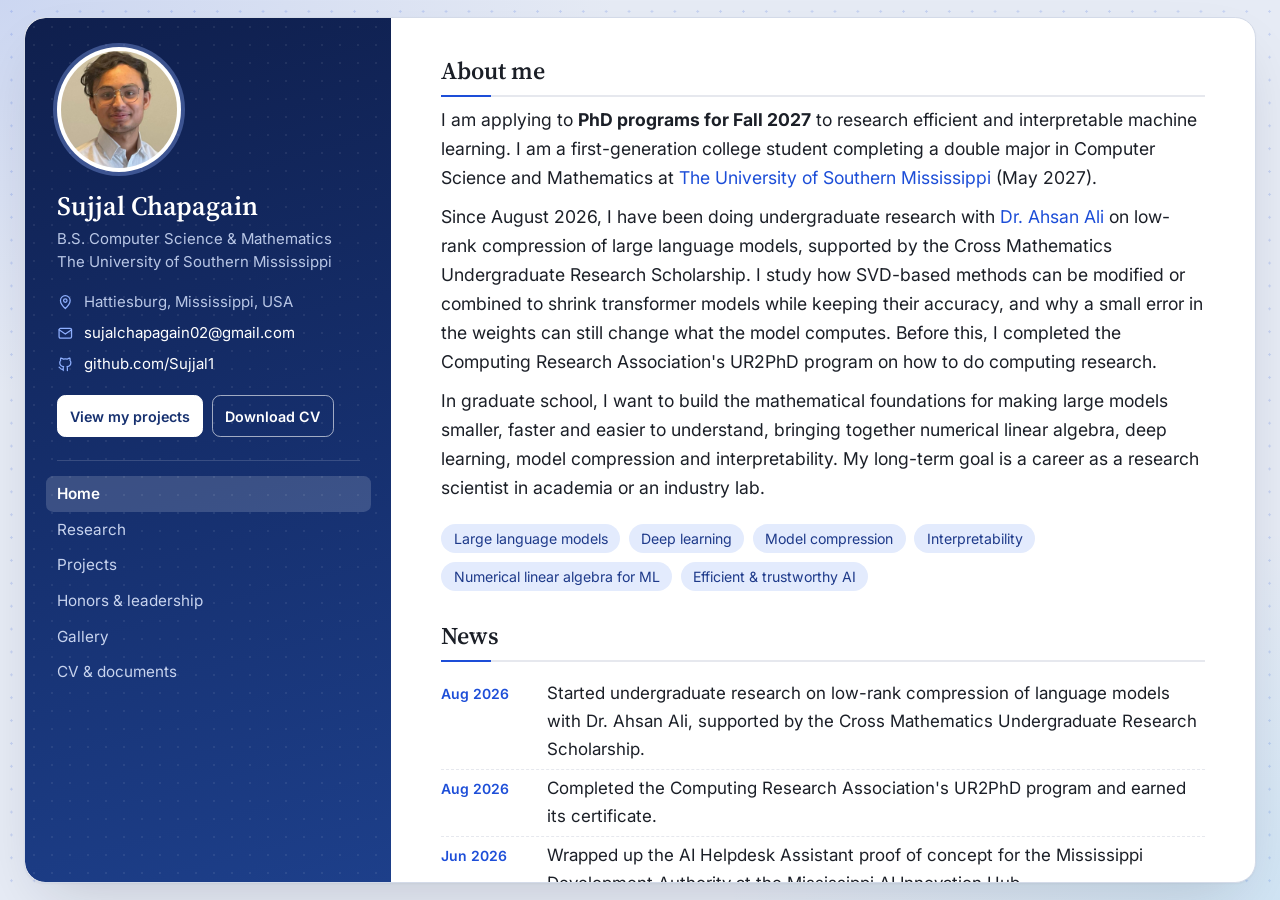
<file: index.html>
<!DOCTYPE html>
<html lang="en">
<head>
  <meta charset="utf-8">
  <meta name="viewport" content="width=device-width, initial-scale=1">
  <title>Sujjal Chapagain</title>
  <meta name="description" content="Sujjal Chapagain — Computer Science and Mathematics student at the University of Southern Mississippi. Research on low-rank compression of large language models; projects in AI, machine learning and software.">
  <meta property="og:title" content="Sujjal Chapagain">
  <meta property="og:description" content="CS & Math at USM · Efficient and interpretable AI · Projects, research and CV">
  <link rel="preconnect" href="https://fonts.googleapis.com">
  <link rel="preconnect" href="https://fonts.gstatic.com" crossorigin>
  <link href="https://fonts.googleapis.com/css2?family=Inter:wght@400;500;600&family=Source+Serif+4:opsz,wght@8..60,600&display=swap" rel="stylesheet">
  <link rel="stylesheet" href="assets/css/style.css">
  <link rel="icon" href="data:image/svg+xml,<svg xmlns='http://www.w3.org/2000/svg' viewBox='0 0 100 100'><text y='.9em' font-size='80' font-family='Georgia'>S</text></svg>">
</head>
<body class="home">
<div class="layout">

  <!-- SIDEBAR (same on every page: if you change it, change it in all five files) -->
  <aside class="sidebar">
   <div class="sidebar-inner">
    <img class="avatar" src="assets/img/profile.jpg" alt="Sujjal Chapagain">

    <h1>Sujjal Chapagain</h1>
    <p class="title">B.S. Computer Science &amp; Mathematics<br>The University of Southern Mississippi</p>

    <ul class="meta">
      <li><svg viewBox="0 0 24 24"><path d="M12 21s-7-6.2-7-11.5A7 7 0 0 1 19 9.5C19 14.8 12 21 12 21z"/><circle cx="12" cy="9.5" r="2.5"/></svg>Hattiesburg, Mississippi, USA</li>
      <li><svg viewBox="0 0 24 24"><rect x="3" y="5" width="18" height="14" rx="2"/><path d="m3 7 9 6 9-6"/></svg><a href="mailto:sujalchapagain02@gmail.com">sujalchapagain02@gmail.com</a></li>
      <li><svg viewBox="0 0 24 24"><path d="M9 19c-4.3 1.4-4.3-2.5-6-3m12 5v-3.5c0-1 .1-1.4-.5-2 2.8-.3 5.5-1.4 5.5-6a4.6 4.6 0 0 0-1.3-3.2 4.2 4.2 0 0 0-.1-3.2s-1.1-.3-3.5 1.3a12.3 12.3 0 0 0-6.2 0C6.5 2.8 5.4 3.1 5.4 3.1a4.2 4.2 0 0 0-.1 3.2A4.6 4.6 0 0 0 4 9.5c0 4.6 2.7 5.7 5.5 6-.6.6-.6 1.2-.5 2V21"/></svg><a href="https://github.com/Sujjal1">github.com/Sujjal1</a></li>
      <!-- LINKEDIN: uncomment and put in your profile URL
      <li><svg viewBox="0 0 24 24"><rect x="3" y="3" width="18" height="18" rx="2"/><path d="M8 10v7M8 7v.01M12 17v-4a2 2 0 0 1 4 0v4M12 10v7"/></svg><a href="https://www.linkedin.com/in/YOUR-PROFILE">LinkedIn</a></li>
      -->
    </ul>

    <div class="actions">
      <a class="btn" href="projects.html">View my projects</a>
      <a class="btn btn-outline" href="files/cv/Sujjal_Chapagain_CV.pdf">Download CV</a>
    </div>

    <nav class="toc" aria-label="Pages">
      <a href="index.html" class="active" aria-current="page">Home</a>
      <a href="research.html">Research</a>
      <a href="projects.html">Projects</a>
      <a href="honors.html">Honors &amp; leadership</a>
      <a href="gallery.html">Gallery</a>
      <a href="cv.html">CV &amp; documents</a>
    </nav>
   </div>
  </aside>

  <main>

    <section id="about">
      <h2>About me</h2>
      <p class="lead">I am applying to <strong>PhD programs for Fall 2027</strong> to research efficient and interpretable machine learning. I am a first-generation college student completing a double major in Computer Science and Mathematics at <a href="https://www.usm.edu/">The University of Southern Mississippi</a> (May 2027).</p>
      <p>Since August 2026, I have been doing undergraduate research with <a href="https://ahsanali-web.github.io">Dr. Ahsan Ali</a> on low-rank compression of large language models, supported by the Cross Mathematics Undergraduate Research Scholarship. I study how SVD-based methods can be modified or combined to shrink transformer models while keeping their accuracy, and why a small error in the weights can still change what the model computes. Before this, I completed the Computing Research Association's UR2PhD program on how to do computing research.</p>
      <p>In graduate school, I want to build the mathematical foundations for making large models smaller, faster and easier to understand, bringing together numerical linear algebra, deep learning, model compression and interpretability. My long-term goal is a career as a research scientist in academia or an industry lab.</p>
      <ul class="interests" aria-label="Research interests">
        <li>Large language models</li>
        <li>Deep learning</li>
        <li>Model compression</li>
        <li>Interpretability</li>
        <li>Numerical linear algebra for ML</li>
        <li>Efficient &amp; trustworthy AI</li>
      </ul>
    </section>

    <section id="news">
      <h2>News</h2>
      <ul class="news">
        <!-- Add new items at the top: <li><span class="date">Mon YYYY</span><span>What happened.</span></li> -->
        <li><span class="date">Aug 2026</span><span>Started undergraduate research on low-rank compression of language models with Dr. Ahsan Ali, supported by the Cross Mathematics Undergraduate Research Scholarship.</span></li>
        <li><span class="date">Aug 2026</span><span>Completed the Computing Research Association's UR2PhD program and earned its certificate.</span></li>
        <li><span class="date">Jun 2026</span><span>Wrapped up the AI Helpdesk Assistant proof of concept for the Mississippi Development Authority at the Mississippi AI Innovation Hub.</span></li>
      </ul>
    </section>

    <footer>© 2026 Sujjal Chapagain · Last updated November 2026</footer>
  </main>
</div>
</body>
</html>
</file>
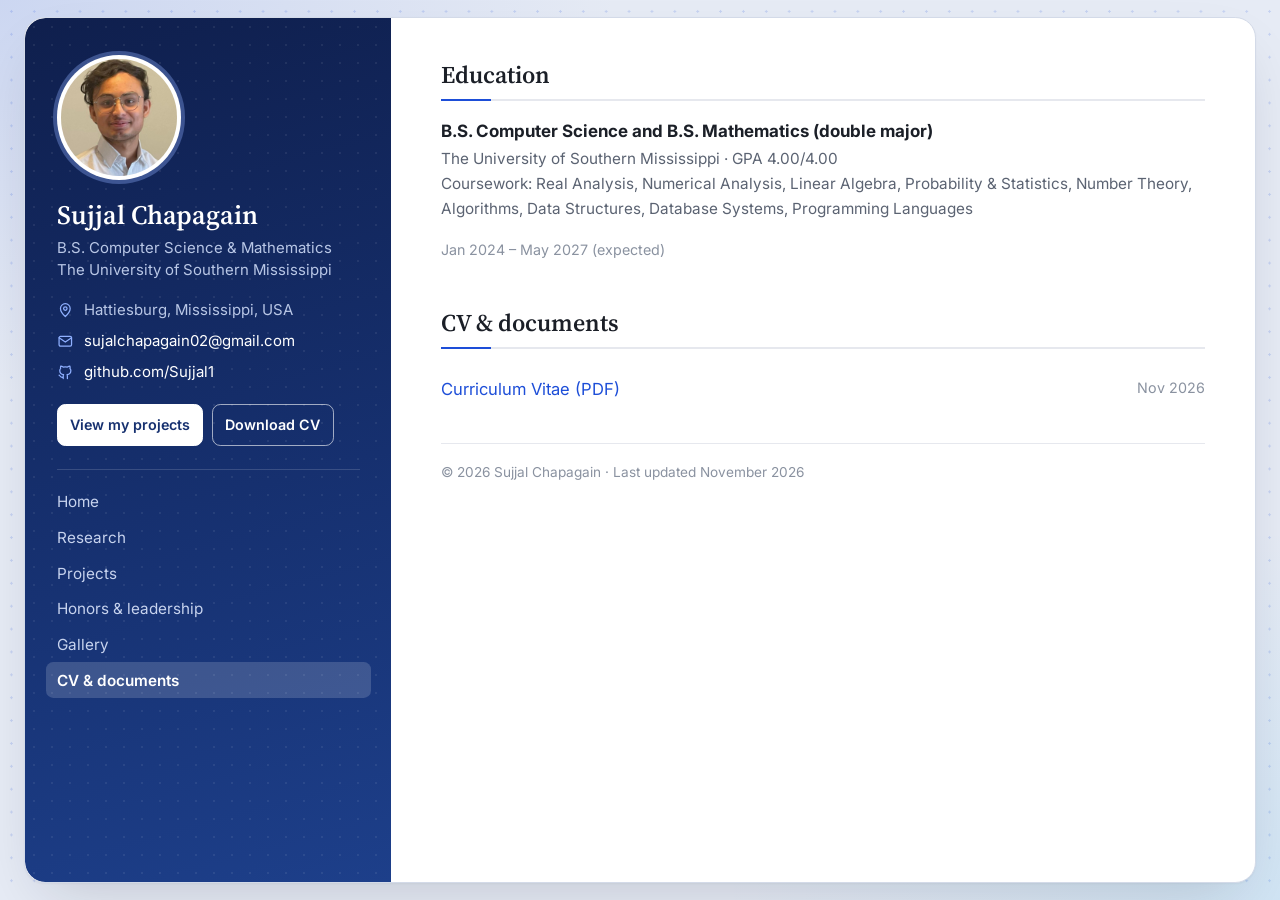
<file: cv.html>
<!DOCTYPE html>
<html lang="en">
<head>
  <meta charset="utf-8">
  <meta name="viewport" content="width=device-width, initial-scale=1">
  <title>CV · Sujjal Chapagain</title>
  <meta name="description" content="Sujjal Chapagain — Computer Science and Mathematics student at the University of Southern Mississippi. Research on low-rank compression of large language models; projects in AI, machine learning and software.">
  <meta property="og:title" content="Sujjal Chapagain">
  <meta property="og:description" content="CS & Math at USM · Efficient and interpretable AI · Projects, research and CV">
  <link rel="preconnect" href="https://fonts.googleapis.com">
  <link rel="preconnect" href="https://fonts.gstatic.com" crossorigin>
  <link href="https://fonts.googleapis.com/css2?family=Inter:wght@400;500;600&family=Source+Serif+4:opsz,wght@8..60,600&display=swap" rel="stylesheet">
  <link rel="stylesheet" href="assets/css/style.css">
  <link rel="icon" href="data:image/svg+xml,<svg xmlns='http://www.w3.org/2000/svg' viewBox='0 0 100 100'><text y='.9em' font-size='80' font-family='Georgia'>S</text></svg>">
</head>
<body>
<div class="layout">

  <!-- SIDEBAR (same on every page: if you change it, change it in all five files) -->
  <aside class="sidebar">
   <div class="sidebar-inner">
    <img class="avatar" src="assets/img/profile.jpg" alt="Sujjal Chapagain">

    <h1>Sujjal Chapagain</h1>
    <p class="title">B.S. Computer Science &amp; Mathematics<br>The University of Southern Mississippi</p>

    <ul class="meta">
      <li><svg viewBox="0 0 24 24"><path d="M12 21s-7-6.2-7-11.5A7 7 0 0 1 19 9.5C19 14.8 12 21 12 21z"/><circle cx="12" cy="9.5" r="2.5"/></svg>Hattiesburg, Mississippi, USA</li>
      <li><svg viewBox="0 0 24 24"><rect x="3" y="5" width="18" height="14" rx="2"/><path d="m3 7 9 6 9-6"/></svg><a href="mailto:sujalchapagain02@gmail.com">sujalchapagain02@gmail.com</a></li>
      <li><svg viewBox="0 0 24 24"><path d="M9 19c-4.3 1.4-4.3-2.5-6-3m12 5v-3.5c0-1 .1-1.4-.5-2 2.8-.3 5.5-1.4 5.5-6a4.6 4.6 0 0 0-1.3-3.2 4.2 4.2 0 0 0-.1-3.2s-1.1-.3-3.5 1.3a12.3 12.3 0 0 0-6.2 0C6.5 2.8 5.4 3.1 5.4 3.1a4.2 4.2 0 0 0-.1 3.2A4.6 4.6 0 0 0 4 9.5c0 4.6 2.7 5.7 5.5 6-.6.6-.6 1.2-.5 2V21"/></svg><a href="https://github.com/Sujjal1">github.com/Sujjal1</a></li>
      <!-- LINKEDIN: uncomment and put in your profile URL
      <li><svg viewBox="0 0 24 24"><rect x="3" y="3" width="18" height="18" rx="2"/><path d="M8 10v7M8 7v.01M12 17v-4a2 2 0 0 1 4 0v4M12 10v7"/></svg><a href="https://www.linkedin.com/in/YOUR-PROFILE">LinkedIn</a></li>
      -->
    </ul>

    <div class="actions">
      <a class="btn" href="projects.html">View my projects</a>
      <a class="btn btn-outline" href="files/cv/Sujjal_Chapagain_CV.pdf">Download CV</a>
    </div>

    <nav class="toc" aria-label="Pages">
      <a href="index.html">Home</a>
      <a href="research.html">Research</a>
      <a href="projects.html">Projects</a>
      <a href="honors.html">Honors &amp; leadership</a>
      <a href="gallery.html">Gallery</a>
      <a href="cv.html" class="active" aria-current="page">CV &amp; documents</a>
    </nav>
   </div>
  </aside>

  <main>

    <section id="education">
      <h2>Education</h2>
      <div class="edu">
        <div>
          <h3>B.S. Computer Science and B.S. Mathematics (double major)</h3>
          <div class="sub">The University of Southern Mississippi · GPA 4.00/4.00</div>
          <div class="sub">Coursework: Real Analysis, Numerical Analysis, Linear Algebra, Probability &amp; Statistics, Number Theory, Algorithms, Data Structures, Database Systems, Programming Languages</div>
        </div>
        <span class="when">Jan 2024 – May 2027 (expected)</span>
      </div>
    </section>

    <section id="documents">
      <h2>CV &amp; documents</h2>
      <ul class="files">
        <li><a href="files/cv/Sujjal_Chapagain_CV.pdf">Curriculum Vitae (PDF)</a><span class="when">Nov 2026</span></li>
        <!-- Add certificates, posters or slides: put the PDF in files/certificates/ (or files/other/), then copy this line:
        <li><a href="files/certificates/FILE-NAME.pdf">Title of document</a><span class="when">Mon YYYY</span></li>
        -->
      </ul>
    </section>

    <footer>© 2026 Sujjal Chapagain · Last updated November 2026</footer>
  </main>
</div>
</body>
</html>
</file>
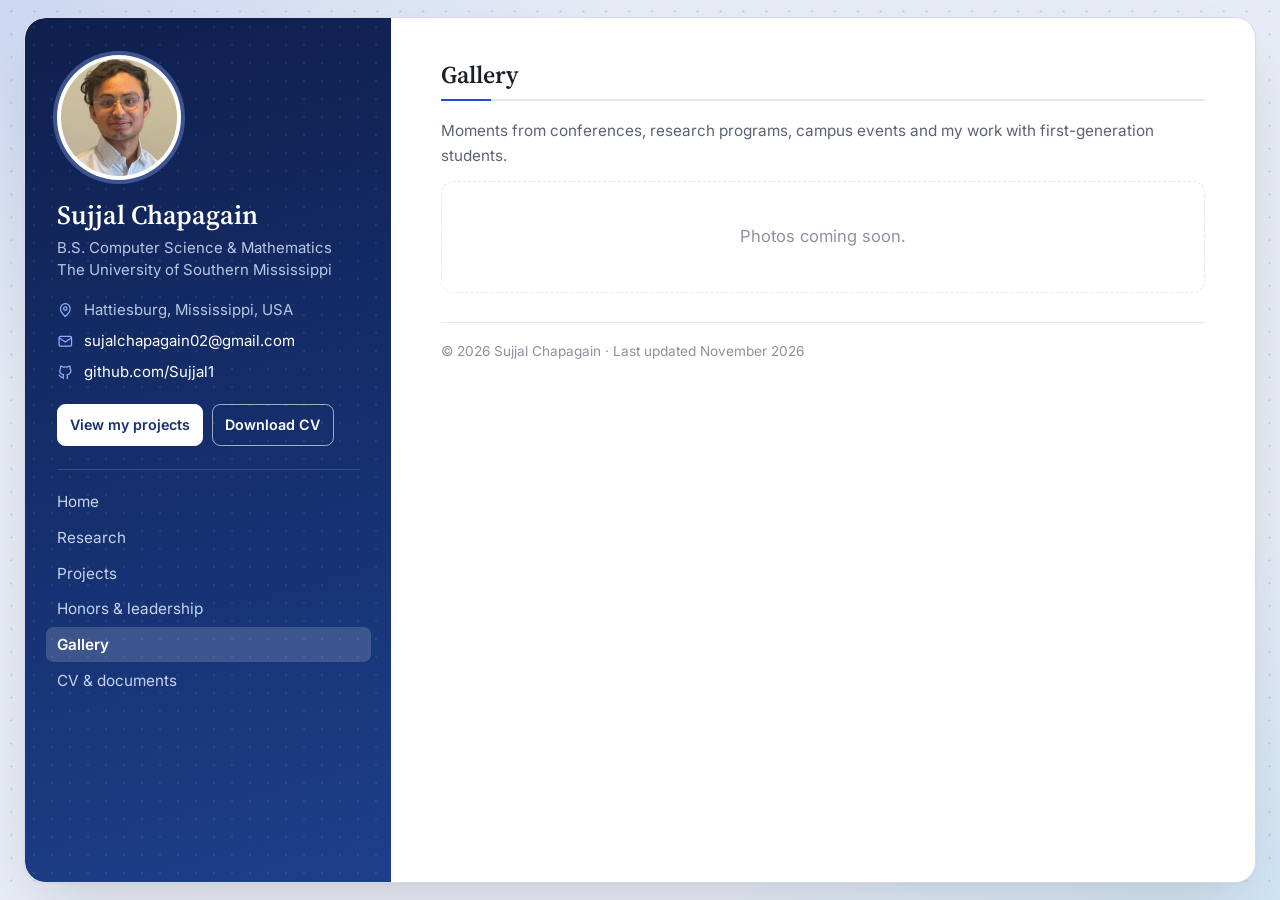
<file: gallery.html>
<!DOCTYPE html>
<html lang="en">
<head>
  <meta charset="utf-8">
  <meta name="viewport" content="width=device-width, initial-scale=1">
  <title>Gallery · Sujjal Chapagain</title>
  <meta name="description" content="Sujjal Chapagain — Computer Science and Mathematics student at the University of Southern Mississippi. Research on low-rank compression of large language models; projects in AI, machine learning and software.">
  <meta property="og:title" content="Sujjal Chapagain">
  <meta property="og:description" content="CS & Math at USM · Efficient and interpretable AI · Projects, research and CV">
  <link rel="preconnect" href="https://fonts.googleapis.com">
  <link rel="preconnect" href="https://fonts.gstatic.com" crossorigin>
  <link href="https://fonts.googleapis.com/css2?family=Inter:wght@400;500;600&family=Source+Serif+4:opsz,wght@8..60,600&display=swap" rel="stylesheet">
  <link rel="stylesheet" href="assets/css/style.css">
  <link rel="icon" href="data:image/svg+xml,<svg xmlns='http://www.w3.org/2000/svg' viewBox='0 0 100 100'><text y='.9em' font-size='80' font-family='Georgia'>S</text></svg>">
</head>
<body>
<div class="layout">

  <!-- SIDEBAR (same on every page: if you change it, change it in all five files) -->
  <aside class="sidebar">
   <div class="sidebar-inner">
    <img class="avatar" src="assets/img/profile.jpg" alt="Sujjal Chapagain">

    <h1>Sujjal Chapagain</h1>
    <p class="title">B.S. Computer Science &amp; Mathematics<br>The University of Southern Mississippi</p>

    <ul class="meta">
      <li><svg viewBox="0 0 24 24"><path d="M12 21s-7-6.2-7-11.5A7 7 0 0 1 19 9.5C19 14.8 12 21 12 21z"/><circle cx="12" cy="9.5" r="2.5"/></svg>Hattiesburg, Mississippi, USA</li>
      <li><svg viewBox="0 0 24 24"><rect x="3" y="5" width="18" height="14" rx="2"/><path d="m3 7 9 6 9-6"/></svg><a href="mailto:sujalchapagain02@gmail.com">sujalchapagain02@gmail.com</a></li>
      <li><svg viewBox="0 0 24 24"><path d="M9 19c-4.3 1.4-4.3-2.5-6-3m12 5v-3.5c0-1 .1-1.4-.5-2 2.8-.3 5.5-1.4 5.5-6a4.6 4.6 0 0 0-1.3-3.2 4.2 4.2 0 0 0-.1-3.2s-1.1-.3-3.5 1.3a12.3 12.3 0 0 0-6.2 0C6.5 2.8 5.4 3.1 5.4 3.1a4.2 4.2 0 0 0-.1 3.2A4.6 4.6 0 0 0 4 9.5c0 4.6 2.7 5.7 5.5 6-.6.6-.6 1.2-.5 2V21"/></svg><a href="https://github.com/Sujjal1">github.com/Sujjal1</a></li>
      <!-- LINKEDIN: uncomment and put in your profile URL
      <li><svg viewBox="0 0 24 24"><rect x="3" y="3" width="18" height="18" rx="2"/><path d="M8 10v7M8 7v.01M12 17v-4a2 2 0 0 1 4 0v4M12 10v7"/></svg><a href="https://www.linkedin.com/in/YOUR-PROFILE">LinkedIn</a></li>
      -->
    </ul>

    <div class="actions">
      <a class="btn" href="projects.html">View my projects</a>
      <a class="btn btn-outline" href="files/cv/Sujjal_Chapagain_CV.pdf">Download CV</a>
    </div>

    <nav class="toc" aria-label="Pages">
      <a href="index.html">Home</a>
      <a href="research.html">Research</a>
      <a href="projects.html">Projects</a>
      <a href="honors.html">Honors &amp; leadership</a>
      <a href="gallery.html" class="active" aria-current="page">Gallery</a>
      <a href="cv.html">CV &amp; documents</a>
    </nav>
   </div>
  </aside>

  <main>

    <section id="gallery">
      <h2>Gallery</h2>
      <p class="sub">Moments from conferences, research programs, campus events and my work with first-generation students.</p>

      <!--
        HOW TO ADD A PHOTO
        1. Put the photo in assets/img/gallery/  (e.g. firstgen-welcome-2025.jpg). JPG under ~500 KB is best.
        2. Copy one <figure> block below into the right group and change the file name, title and date.
        3. Groups with no photos are hidden automatically. To add a new group, copy a whole <div class="gallery-group"> block.

        <figure class="photo">
          <a href="assets/img/gallery/FILE-NAME.jpg"><img src="assets/img/gallery/FILE-NAME.jpg" alt="Short description of the photo" loading="lazy"></a>
          <figcaption><strong>Title of the event</strong><span>Mon YYYY · Place</span></figcaption>
        </figure>
      -->

      <div class="gallery-group">
        <p class="group-label">Conferences &amp; research programs</p>
        <div class="gallery">
          <!-- add <figure> blocks here -->
        </div>
      </div>

      <div class="gallery-group">
        <p class="group-label">First-Generation Student Society</p>
        <div class="gallery">
          <!-- add <figure> blocks here -->
        </div>
      </div>

      <div class="gallery-group">
        <p class="group-label">Campus &amp; community</p>
        <div class="gallery">
          <!-- add <figure> blocks here -->
        </div>
      </div>

      <p class="gallery-empty">Photos coming soon.</p>
    </section>

    <footer>© 2026 Sujjal Chapagain · Last updated November 2026</footer>
  </main>
</div>
</body>
</html>
</file>
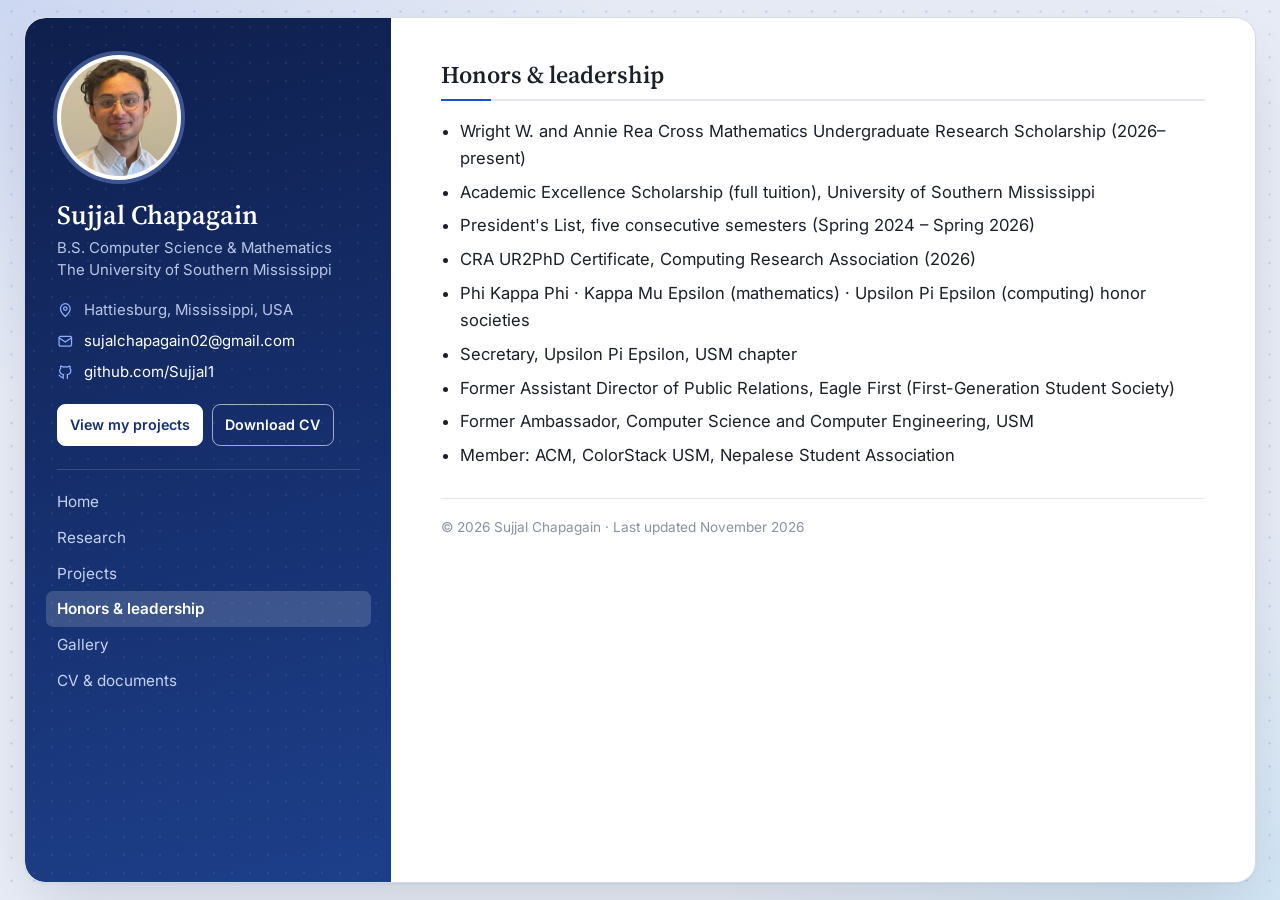
<file: honors.html>
<!DOCTYPE html>
<html lang="en">
<head>
  <meta charset="utf-8">
  <meta name="viewport" content="width=device-width, initial-scale=1">
  <title>Honors · Sujjal Chapagain</title>
  <meta name="description" content="Sujjal Chapagain — Computer Science and Mathematics student at the University of Southern Mississippi. Research on low-rank compression of large language models; projects in AI, machine learning and software.">
  <meta property="og:title" content="Sujjal Chapagain">
  <meta property="og:description" content="CS & Math at USM · Efficient and interpretable AI · Projects, research and CV">
  <link rel="preconnect" href="https://fonts.googleapis.com">
  <link rel="preconnect" href="https://fonts.gstatic.com" crossorigin>
  <link href="https://fonts.googleapis.com/css2?family=Inter:wght@400;500;600&family=Source+Serif+4:opsz,wght@8..60,600&display=swap" rel="stylesheet">
  <link rel="stylesheet" href="assets/css/style.css">
  <link rel="icon" href="data:image/svg+xml,<svg xmlns='http://www.w3.org/2000/svg' viewBox='0 0 100 100'><text y='.9em' font-size='80' font-family='Georgia'>S</text></svg>">
</head>
<body>
<div class="layout">

  <!-- SIDEBAR (same on every page: if you change it, change it in all five files) -->
  <aside class="sidebar">
   <div class="sidebar-inner">
    <img class="avatar" src="assets/img/profile.jpg" alt="Sujjal Chapagain">

    <h1>Sujjal Chapagain</h1>
    <p class="title">B.S. Computer Science &amp; Mathematics<br>The University of Southern Mississippi</p>

    <ul class="meta">
      <li><svg viewBox="0 0 24 24"><path d="M12 21s-7-6.2-7-11.5A7 7 0 0 1 19 9.5C19 14.8 12 21 12 21z"/><circle cx="12" cy="9.5" r="2.5"/></svg>Hattiesburg, Mississippi, USA</li>
      <li><svg viewBox="0 0 24 24"><rect x="3" y="5" width="18" height="14" rx="2"/><path d="m3 7 9 6 9-6"/></svg><a href="mailto:sujalchapagain02@gmail.com">sujalchapagain02@gmail.com</a></li>
      <li><svg viewBox="0 0 24 24"><path d="M9 19c-4.3 1.4-4.3-2.5-6-3m12 5v-3.5c0-1 .1-1.4-.5-2 2.8-.3 5.5-1.4 5.5-6a4.6 4.6 0 0 0-1.3-3.2 4.2 4.2 0 0 0-.1-3.2s-1.1-.3-3.5 1.3a12.3 12.3 0 0 0-6.2 0C6.5 2.8 5.4 3.1 5.4 3.1a4.2 4.2 0 0 0-.1 3.2A4.6 4.6 0 0 0 4 9.5c0 4.6 2.7 5.7 5.5 6-.6.6-.6 1.2-.5 2V21"/></svg><a href="https://github.com/Sujjal1">github.com/Sujjal1</a></li>
      <!-- LINKEDIN: uncomment and put in your profile URL
      <li><svg viewBox="0 0 24 24"><rect x="3" y="3" width="18" height="18" rx="2"/><path d="M8 10v7M8 7v.01M12 17v-4a2 2 0 0 1 4 0v4M12 10v7"/></svg><a href="https://www.linkedin.com/in/YOUR-PROFILE">LinkedIn</a></li>
      -->
    </ul>

    <div class="actions">
      <a class="btn" href="projects.html">View my projects</a>
      <a class="btn btn-outline" href="files/cv/Sujjal_Chapagain_CV.pdf">Download CV</a>
    </div>

    <nav class="toc" aria-label="Pages">
      <a href="index.html">Home</a>
      <a href="research.html">Research</a>
      <a href="projects.html">Projects</a>
      <a href="honors.html" class="active" aria-current="page">Honors &amp; leadership</a>
      <a href="gallery.html">Gallery</a>
      <a href="cv.html">CV &amp; documents</a>
    </nav>
   </div>
  </aside>

  <main>

    <section id="honors">
      <h2>Honors &amp; leadership</h2>
      <ul class="plain">
        <li>Wright W. and Annie Rea Cross Mathematics Undergraduate Research Scholarship (2026–present)</li>
        <li>Academic Excellence Scholarship (full tuition), University of Southern Mississippi</li>
        <li>President's List, five consecutive semesters (Spring 2024 – Spring 2026)</li>
        <li>CRA UR2PhD Certificate, Computing Research Association (2026)</li>
        <li>Phi Kappa Phi · Kappa Mu Epsilon (mathematics) · Upsilon Pi Epsilon (computing) honor societies</li>
        <li>Secretary, Upsilon Pi Epsilon, USM chapter</li>
        <li>Former Assistant Director of Public Relations, Eagle First (First-Generation Student Society)</li>
        <li>Former Ambassador, Computer Science and Computer Engineering, USM</li>
        <li>Member: ACM, ColorStack USM, Nepalese Student Association</li>
      </ul>
    </section>

    <footer>© 2026 Sujjal Chapagain · Last updated November 2026</footer>
  </main>
</div>
</body>
</html>
</file>
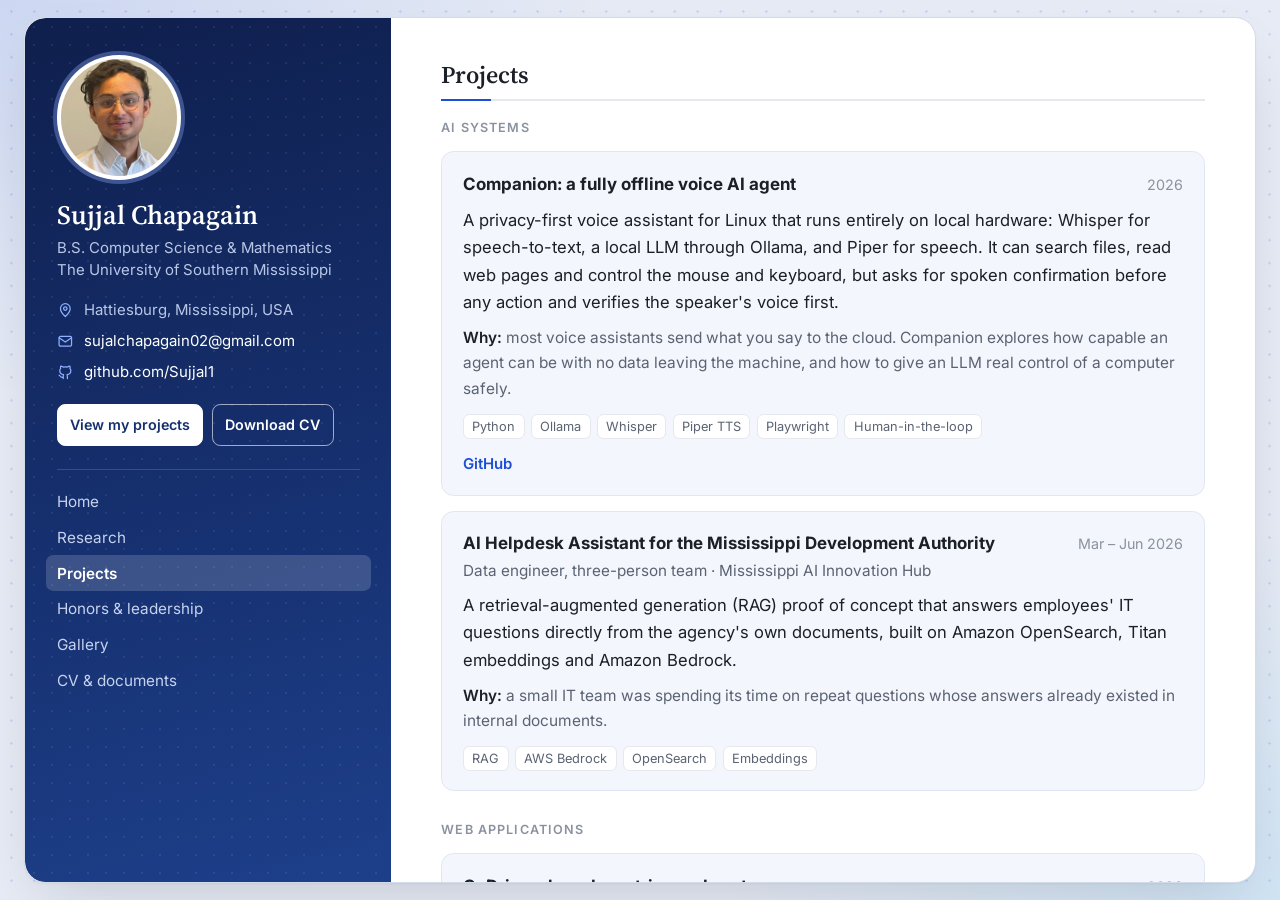
<file: projects.html>
<!DOCTYPE html>
<html lang="en">
<head>
  <meta charset="utf-8">
  <meta name="viewport" content="width=device-width, initial-scale=1">
  <title>Projects · Sujjal Chapagain</title>
  <meta name="description" content="Sujjal Chapagain — Computer Science and Mathematics student at the University of Southern Mississippi. Research on low-rank compression of large language models; projects in AI, machine learning and software.">
  <meta property="og:title" content="Sujjal Chapagain">
  <meta property="og:description" content="CS & Math at USM · Efficient and interpretable AI · Projects, research and CV">
  <link rel="preconnect" href="https://fonts.googleapis.com">
  <link rel="preconnect" href="https://fonts.gstatic.com" crossorigin>
  <link href="https://fonts.googleapis.com/css2?family=Inter:wght@400;500;600&family=Source+Serif+4:opsz,wght@8..60,600&display=swap" rel="stylesheet">
  <link rel="stylesheet" href="assets/css/style.css">
  <link rel="icon" href="data:image/svg+xml,<svg xmlns='http://www.w3.org/2000/svg' viewBox='0 0 100 100'><text y='.9em' font-size='80' font-family='Georgia'>S</text></svg>">
</head>
<body>
<div class="layout">

  <!-- SIDEBAR (same on every page: if you change it, change it in all five files) -->
  <aside class="sidebar">
   <div class="sidebar-inner">
    <img class="avatar" src="assets/img/profile.jpg" alt="Sujjal Chapagain">

    <h1>Sujjal Chapagain</h1>
    <p class="title">B.S. Computer Science &amp; Mathematics<br>The University of Southern Mississippi</p>

    <ul class="meta">
      <li><svg viewBox="0 0 24 24"><path d="M12 21s-7-6.2-7-11.5A7 7 0 0 1 19 9.5C19 14.8 12 21 12 21z"/><circle cx="12" cy="9.5" r="2.5"/></svg>Hattiesburg, Mississippi, USA</li>
      <li><svg viewBox="0 0 24 24"><rect x="3" y="5" width="18" height="14" rx="2"/><path d="m3 7 9 6 9-6"/></svg><a href="mailto:sujalchapagain02@gmail.com">sujalchapagain02@gmail.com</a></li>
      <li><svg viewBox="0 0 24 24"><path d="M9 19c-4.3 1.4-4.3-2.5-6-3m12 5v-3.5c0-1 .1-1.4-.5-2 2.8-.3 5.5-1.4 5.5-6a4.6 4.6 0 0 0-1.3-3.2 4.2 4.2 0 0 0-.1-3.2s-1.1-.3-3.5 1.3a12.3 12.3 0 0 0-6.2 0C6.5 2.8 5.4 3.1 5.4 3.1a4.2 4.2 0 0 0-.1 3.2A4.6 4.6 0 0 0 4 9.5c0 4.6 2.7 5.7 5.5 6-.6.6-.6 1.2-.5 2V21"/></svg><a href="https://github.com/Sujjal1">github.com/Sujjal1</a></li>
      <!-- LINKEDIN: uncomment and put in your profile URL
      <li><svg viewBox="0 0 24 24"><rect x="3" y="3" width="18" height="18" rx="2"/><path d="M8 10v7M8 7v.01M12 17v-4a2 2 0 0 1 4 0v4M12 10v7"/></svg><a href="https://www.linkedin.com/in/YOUR-PROFILE">LinkedIn</a></li>
      -->
    </ul>

    <div class="actions">
      <a class="btn" href="projects.html">View my projects</a>
      <a class="btn btn-outline" href="files/cv/Sujjal_Chapagain_CV.pdf">Download CV</a>
    </div>

    <nav class="toc" aria-label="Pages">
      <a href="index.html">Home</a>
      <a href="research.html">Research</a>
      <a href="projects.html" class="active" aria-current="page">Projects</a>
      <a href="honors.html">Honors &amp; leadership</a>
      <a href="gallery.html">Gallery</a>
      <a href="cv.html">CV &amp; documents</a>
    </nav>
   </div>
  </aside>

  <main>

    <section id="projects">
      <h2>Projects</h2>

      <!-- TO ADD A PROJECT: copy one <article class="card"> ... </article> block and edit it. -->

      <p class="group-label">AI systems</p>

      <article class="card">
        <div class="card-head"><h3>Companion: a fully offline voice AI agent</h3><span class="when">2026</span></div>
        <p>A privacy-first voice assistant for Linux that runs entirely on local hardware: Whisper for speech-to-text, a local LLM through Ollama, and Piper for speech. It can search files, read web pages and control the mouse and keyboard, but asks for spoken confirmation before any action and verifies the speaker's voice first.</p>
        <p class="why"><strong>Why:</strong> most voice assistants send what you say to the cloud. Companion explores how capable an agent can be with no data leaving the machine, and how to give an LLM real control of a computer safely.</p>
        <div class="tags"><span>Python</span><span>Ollama</span><span>Whisper</span><span>Piper TTS</span><span>Playwright</span><span>Human-in-the-loop</span></div>
        <div class="links"><a href="https://github.com/Sujjal1/Project-Companion">GitHub</a></div>
      </article>

      <article class="card">
        <div class="card-head"><h3>AI Helpdesk Assistant for the Mississippi Development Authority</h3><span class="when">Mar – Jun 2026</span></div>
        <div class="sub">Data engineer, three-person team · Mississippi AI Innovation Hub</div>
        <p>A retrieval-augmented generation (RAG) proof of concept that answers employees' IT questions directly from the agency's own documents, built on Amazon OpenSearch, Titan embeddings and Amazon Bedrock.</p>
        <p class="why"><strong>Why:</strong> a small IT team was spending its time on repeat questions whose answers already existed in internal documents.</p>
        <div class="tags"><span>RAG</span><span>AWS Bedrock</span><span>OpenSearch</span><span>Embeddings</span></div>
      </article>

      <p class="group-label">Web applications</p>

      <article class="card">
        <div class="card-head"><h3>CoDrive: shared-car trips and costs</h3><span class="when">2026</span></div>
        <p>A web app for people who share a car: record trips by odometer, split estimated fuel costs among riders, log expenses and payments, and see who owes what. It includes Google Maps routes, invitation codes for co-owners, and Gemini-powered reading of odometer photos and fuel receipts.</p>
        <p class="why"><strong>Why:</strong> splitting the cost of a shared car fairly is surprisingly messy without a record of who drove, how far and who paid.</p>
        <div class="tags"><span>React</span><span>FastAPI</span><span>PostgreSQL</span><span>Google Maps</span><span>Gemini</span><span>Render</span></div>
        <div class="links"><a href="https://codrive-sujjal.onrender.com/">Live app</a><a href="https://github.com/Sujjal1/trip_planner">GitHub</a></div>
      </article>

      <article class="card">
        <div class="card-head"><h3>ProjectGrad: graduate application workspace</h3><span class="when">2026</span></div>
        <p>A workspace for planning PhD applications, organized like a file manager: universities → professors → emails, research, notes, tasks and sources. Every research claim carries its source link, and deadlines, rankings and funding notes live per program. It also exposes MCP tools so an AI assistant can read and update the workspace.</p>
        <p class="why"><strong>Why:</strong> applying to PhD programs means tracking dozens of professors, deadlines and funding rules, each of which needs a source you can check later.</p>
        <div class="tags"><span>Next.js</span><span>TypeScript</span><span>Cloudflare Workers</span><span>D1 / Drizzle</span><span>MCP</span></div>
        <div class="links"><a href="https://github.com/Sujjal1/goGrad">GitHub</a></div>
      </article>


      <p class="group-label">Data science</p>

      <article class="card">
        <div class="card-head"><h3>Electricity demand forecasting</h3><span class="when">2026</span></div>
        <div class="sub">AI4ALL team project (Group 11A)</div>
        <p>Forecasting electricity demand one day, one week and one month ahead from U.S. Energy Information Administration data merged with weather and lagged-demand features. We compared linear regression, Random Forest and XGBoost, and served the results in a Streamlit dashboard.</p>
        <p class="why"><strong>Why:</strong> grid operators need to know demand ahead of time to balance supply, especially as more power comes from weather-dependent solar and wind.</p>
        <div class="tags"><span>pandas</span><span>scikit-learn</span><span>XGBoost</span><span>Streamlit</span></div>
        <div class="links"><a href="https://github.com/IreneGallini/AI4ALL-Group-11A">GitHub</a></div>
      </article>
    </section>

    <section id="ml">
      <h2>Machine learning practice</h2>
      <p class="sub" style="margin-top:-6px">Smaller projects where I implement core methods myself to understand the math behind them.</p>

      <article class="card">
        <div class="card-head"><h3>Insurance cost prediction with linear regression from scratch</h3><span class="when">2026</span></div>
        <p>Predicted medical insurance charges from age and BMI using multivariate linear regression written in NumPy, with my own cost function, gradients and gradient descent rather than a library. After removing outliers with the IQR rule, the model reached R² ≈ 0.86 on non-smokers.</p>
        <div class="tags"><span>NumPy</span><span>Gradient descent</span><span>Linear regression</span></div>
        <!-- <div class="links"><a href="https://github.com/Sujjal1/REPO">GitHub</a></div> -->
      </article>

      <article class="card">
        <div class="card-head"><h3>Crop yield analysis</h3><span class="when">2026</span></div>
        <p>Explored how temperature, rainfall, soil pH, fertilizer and planting density relate to rice yield, using correlation analysis and linear regression in scikit-learn.</p>
        <div class="tags"><span>pandas</span><span>scikit-learn</span><span>EDA</span></div>
        <!-- <div class="links"><a href="https://github.com/Sujjal1/REPO">GitHub</a></div> -->
      </article>

      <article class="card">
        <div class="card-head"><h3>Tumor diagnosis with logistic regression</h3><span class="when">In progress</span></div>
        <p>Classifying tumors as malignant or benign from diagnostic measurements, building logistic regression step by step.</p>
        <div class="tags"><span>NumPy</span><span>Logistic regression</span><span>Classification</span></div>
      </article>
    </section>

    <footer>© 2026 Sujjal Chapagain · Last updated November 2026</footer>
  </main>
</div>
</body>
</html>
</file>
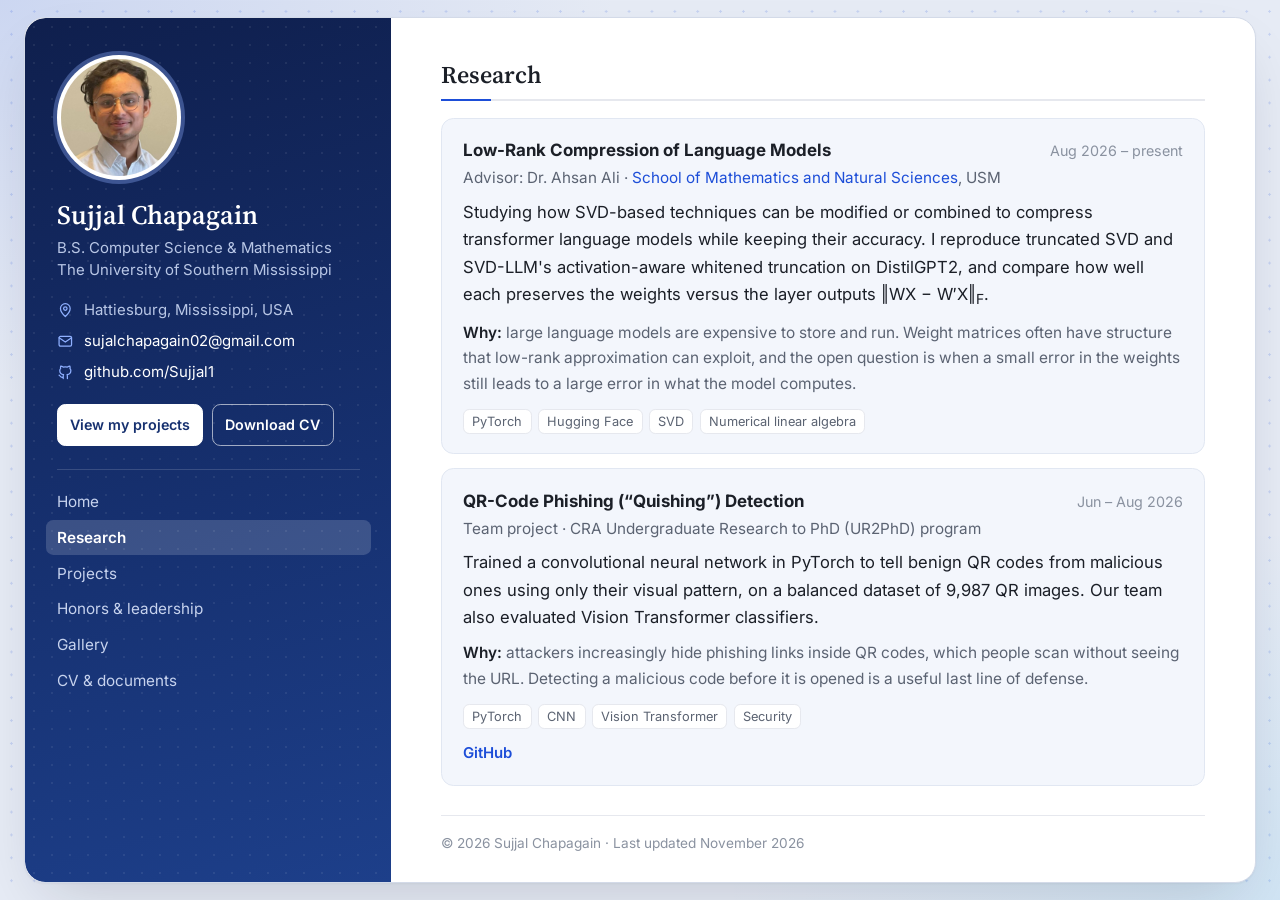
<file: research.html>
<!DOCTYPE html>
<html lang="en">
<head>
  <meta charset="utf-8">
  <meta name="viewport" content="width=device-width, initial-scale=1">
  <title>Research · Sujjal Chapagain</title>
  <meta name="description" content="Sujjal Chapagain — Computer Science and Mathematics student at the University of Southern Mississippi. Research on low-rank compression of large language models; projects in AI, machine learning and software.">
  <meta property="og:title" content="Sujjal Chapagain">
  <meta property="og:description" content="CS & Math at USM · Efficient and interpretable AI · Projects, research and CV">
  <link rel="preconnect" href="https://fonts.googleapis.com">
  <link rel="preconnect" href="https://fonts.gstatic.com" crossorigin>
  <link href="https://fonts.googleapis.com/css2?family=Inter:wght@400;500;600&family=Source+Serif+4:opsz,wght@8..60,600&display=swap" rel="stylesheet">
  <link rel="stylesheet" href="assets/css/style.css">
  <link rel="icon" href="data:image/svg+xml,<svg xmlns='http://www.w3.org/2000/svg' viewBox='0 0 100 100'><text y='.9em' font-size='80' font-family='Georgia'>S</text></svg>">
</head>
<body>
<div class="layout">

  <!-- SIDEBAR (same on every page: if you change it, change it in all five files) -->
  <aside class="sidebar">
   <div class="sidebar-inner">
    <img class="avatar" src="assets/img/profile.jpg" alt="Sujjal Chapagain">

    <h1>Sujjal Chapagain</h1>
    <p class="title">B.S. Computer Science &amp; Mathematics<br>The University of Southern Mississippi</p>

    <ul class="meta">
      <li><svg viewBox="0 0 24 24"><path d="M12 21s-7-6.2-7-11.5A7 7 0 0 1 19 9.5C19 14.8 12 21 12 21z"/><circle cx="12" cy="9.5" r="2.5"/></svg>Hattiesburg, Mississippi, USA</li>
      <li><svg viewBox="0 0 24 24"><rect x="3" y="5" width="18" height="14" rx="2"/><path d="m3 7 9 6 9-6"/></svg><a href="mailto:sujalchapagain02@gmail.com">sujalchapagain02@gmail.com</a></li>
      <li><svg viewBox="0 0 24 24"><path d="M9 19c-4.3 1.4-4.3-2.5-6-3m12 5v-3.5c0-1 .1-1.4-.5-2 2.8-.3 5.5-1.4 5.5-6a4.6 4.6 0 0 0-1.3-3.2 4.2 4.2 0 0 0-.1-3.2s-1.1-.3-3.5 1.3a12.3 12.3 0 0 0-6.2 0C6.5 2.8 5.4 3.1 5.4 3.1a4.2 4.2 0 0 0-.1 3.2A4.6 4.6 0 0 0 4 9.5c0 4.6 2.7 5.7 5.5 6-.6.6-.6 1.2-.5 2V21"/></svg><a href="https://github.com/Sujjal1">github.com/Sujjal1</a></li>
      <!-- LINKEDIN: uncomment and put in your profile URL
      <li><svg viewBox="0 0 24 24"><rect x="3" y="3" width="18" height="18" rx="2"/><path d="M8 10v7M8 7v.01M12 17v-4a2 2 0 0 1 4 0v4M12 10v7"/></svg><a href="https://www.linkedin.com/in/YOUR-PROFILE">LinkedIn</a></li>
      -->
    </ul>

    <div class="actions">
      <a class="btn" href="projects.html">View my projects</a>
      <a class="btn btn-outline" href="files/cv/Sujjal_Chapagain_CV.pdf">Download CV</a>
    </div>

    <nav class="toc" aria-label="Pages">
      <a href="index.html">Home</a>
      <a href="research.html" class="active" aria-current="page">Research</a>
      <a href="projects.html">Projects</a>
      <a href="honors.html">Honors &amp; leadership</a>
      <a href="gallery.html">Gallery</a>
      <a href="cv.html">CV &amp; documents</a>
    </nav>
   </div>
  </aside>

  <main>

    <section id="research">
      <h2>Research</h2>

      <article class="card">
        <div class="card-head"><h3>Low-Rank Compression of Language Models</h3><span class="when">Aug 2026 – present</span></div>
        <div class="sub">Advisor: Dr. Ahsan Ali · <a href="https://www.usm.edu/mathematics-natural-sciences/index.php">School of Mathematics and Natural Sciences</a>, USM</div>
        <p>Studying how SVD-based techniques can be modified or combined to compress transformer language models while keeping their accuracy. I reproduce truncated SVD and SVD-LLM's activation-aware whitened truncation on DistilGPT2, and compare how well each preserves the weights versus the layer outputs ‖WX − W′X‖<sub>F</sub>.</p>
        <p class="why"><strong>Why:</strong> large language models are expensive to store and run. Weight matrices often have structure that low-rank approximation can exploit, and the open question is when a small error in the weights still leads to a large error in what the model computes.</p>
        <div class="tags"><span>PyTorch</span><span>Hugging Face</span><span>SVD</span><span>Numerical linear algebra</span></div>
      </article>

      <article class="card">
        <div class="card-head"><h3>QR-Code Phishing (“Quishing”) Detection</h3><span class="when">Jun – Aug 2026</span></div>
        <div class="sub">Team project · CRA Undergraduate Research to PhD (UR2PhD) program</div>
        <p>Trained a convolutional neural network in PyTorch to tell benign QR codes from malicious ones using only their visual pattern, on a balanced dataset of 9,987 QR images. Our team also evaluated Vision Transformer classifiers.</p>
        <p class="why"><strong>Why:</strong> attackers increasingly hide phishing links inside QR codes, which people scan without seeing the URL. Detecting a malicious code before it is opened is a useful last line of defense.</p>
        <div class="tags"><span>PyTorch</span><span>CNN</span><span>Vision Transformer</span><span>Security</span></div>
        <div class="links"><a href="https://github.com/Manishkatel/Quishing_Detection">GitHub</a></div>
      </article>
    </section>

    <footer>© 2026 Sujjal Chapagain · Last updated November 2026</footer>
  </main>
</div>
</body>
</html>
</file>
<file: assets/css/style.css>
/* Sujjal Chapagain — portfolio styles
   One white "sheet" (profile column + content) centred on a soft
   blue dot-grid background, like a page laid on graph paper. */

:root {
  --ink: #1b1f27;
  --muted: #5b6372;
  --faint: #8a92a0;
  --line: #e6e8ee;
  --sheet: #ffffff;
  --card: #f8f9fc;
  --accent: #1d4ed8;
  --accent-soft: #eaf0fe;
  --serif: "Source Serif 4", Georgia, "Times New Roman", serif;
  --sans: "Inter", system-ui, -apple-system, "Segoe UI", Roboto, sans-serif;
}

* { box-sizing: border-box; min-width: 0; }
/* Fluid sizing: a fixed base plus a share of the window width, so text grows on big screens
   but browser zoom (Ctrl + / Ctrl -) still works. */
html { scroll-behavior: smooth; font-size: clamp(1rem, 0.6rem + 0.55vw, 1.5rem); }
body {
  margin: 0; color: var(--ink);
  font: 1rem/1.65 var(--sans);
  -webkit-font-smoothing: antialiased;
  background:
    radial-gradient(1000px 640px at 0% 0%, rgba(29, 78, 216, .13), transparent 62%),
    radial-gradient(900px 600px at 100% 100%, rgba(14, 165, 233, .10), transparent 62%),
    radial-gradient(rgba(29, 78, 216, .16) 1px, transparent 1.3px) 0 0 / 1.375rem 1.375rem,
    #eef1f8;
  background-attachment: fixed;
}
a { color: var(--accent); text-decoration: none; }
a:hover { text-decoration: underline; }

/* ---------- The sheet ---------- */
.layout {
  width: calc(100% - 2.5vw - 1rem);
  max-width: 2200px;
  margin: max(1rem, 1.5vh) auto;
  min-height: calc(100vh - 2 * max(1rem, 1.5vh));
  min-height: calc(100dvh - 2 * max(1rem, 1.5vh));
  display: grid; grid-template-columns: 22rem minmax(0, 1fr);
  background: var(--sheet);
  border: 1px solid #dfe3ec; border-radius: 1.25rem;
  box-shadow: 0 1px 2px rgba(16, 24, 40, .04), 0 1.5rem 3.75rem -20px rgba(16, 24, 40, .18);
}

/* ---------- Profile column ---------- */
.sidebar {
  padding: 2.25rem 1.875rem;
  border-right: 1px solid var(--line);
  background: linear-gradient(180deg, #f7f9ff 0%, #ffffff 60%);
  border-radius: 1.25rem 0 0 1.25rem;
}
.sidebar-inner { position: sticky; top: 2rem; }
.avatar {
  width: 7.5rem; height: 7.5rem; border-radius: 50%; object-fit: cover;
  display: grid; place-items: center;
  background: var(--accent-soft); color: var(--accent);
  font: 600 2.5rem/1 var(--serif);
  border: 0.25rem solid #fff; box-shadow: 0 0 0 1px #dbe4fb;
}
.sidebar h1 { font: 600 1.6rem/1.2 var(--serif); margin: 1.125rem 0 0.375rem; }
.sidebar .title { color: var(--muted); margin: 0; font-size: .9rem; line-height: 1.5; }
.meta { list-style: none; padding: 0; margin: 1rem 0 0; font-size: .9rem; }
.meta li { display: flex; gap: 0.625rem; align-items: center; margin: 0.375rem 0; color: var(--muted); }
.meta a { overflow-wrap: anywhere; }
.meta svg { width: 1rem; height: 1rem; flex: none; fill: none; stroke: currentColor; stroke-width: 1.8; stroke-linecap: round; stroke-linejoin: round; }

.actions { display: flex; flex-wrap: wrap; gap: 0.5rem; margin-top: 1.125rem; }
.btn {
  display: inline-block; padding: 0.5rem 0.75rem; border-radius: 0.5rem;
  background: var(--accent); color: #fff; font-weight: 600; font-size: .86rem;
  border: 1px solid var(--accent);
}
.btn:hover { text-decoration: none; filter: brightness(1.08); }
.btn-outline { background: #fff; color: var(--accent); }

.toc { margin-top: 1.375rem; padding-top: 0.875rem; border-top: 1px solid var(--line); font-size: .92rem; }
.toc a { display: block; color: var(--muted); padding: 0.3125rem 0.625rem; margin: 0 -0.625rem; border-radius: 0.4375rem; }
.toc a:hover { background: #f1f4fb; color: var(--ink); text-decoration: none; }
.toc a.active { background: var(--accent-soft); color: var(--accent); font-weight: 600; }

/* ---------- Content column ---------- */
main { padding: 2.5rem 3rem 2.25rem; }
main section { margin-bottom: 2.75rem; }
main section:last-of-type { margin-bottom: 1.75rem; }
h2 {
  font: 600 1.45rem/1.3 var(--serif); margin: 0 0 1rem; padding-bottom: 0.5rem;
  border-bottom: 1px solid var(--line);
}
h3 { font-size: 1.02rem; margin: 0; }
p { margin: 0 0 0.75rem; }
.lead { font-size: 1.04rem; }
.sub { color: var(--muted); font-size: .92rem; }
.when { color: var(--faint); font-size: .86rem; white-space: nowrap; }

.interests { display: flex; flex-wrap: wrap; gap: 0.5rem; padding: 0; list-style: none; margin: 1rem 0 0; }
.interests li { background: var(--accent-soft); color: #1e3a8a; border-radius: 62.4375rem; padding: 0.1875rem 0.75rem; font-size: .85rem; }

.news { list-style: none; padding: 0; margin: 0; }
.news li { display: grid; grid-template-columns: 5.5rem 1fr; gap: 0.875rem; padding: 0.5625rem 0; border-bottom: 1px dashed var(--line); }
.news li:last-child { border-bottom: 0; }
.news .date { color: var(--accent); font-size: .84rem; font-weight: 600; padding-top: 2px; }

.edu { display: flex; justify-content: space-between; gap: 1rem; flex-wrap: wrap; }

/* Project cards */
.group-label { font-size: .76rem; text-transform: uppercase; letter-spacing: .09em; color: var(--faint); margin: 1.75rem 0 0.75rem; font-weight: 600; }
section > h2 + .group-label { margin-top: 0; }
.card {
  background: var(--card); border: 1px solid var(--line); border-radius: 0.75rem;
  padding: 1.125rem 1.25rem; margin-bottom: 0.875rem;
  transition: border-color .2s, box-shadow .2s;
}
.card:hover { border-color: #c9d4ec; box-shadow: 0 0.375rem 1.125rem rgba(16, 24, 40, .06); }
.card-head { display: flex; justify-content: space-between; gap: 0.75rem; align-items: baseline; flex-wrap: wrap; }
.card p { margin: 0.5rem 0 0; }
.why { color: var(--muted); font-size: .93rem; }
.why strong { color: var(--ink); font-weight: 600; }
.tags { display: flex; flex-wrap: wrap; gap: 0.375rem; margin-top: 0.75rem; }
.tags span { background: #fff; border: 1px solid var(--line); border-radius: 0.375rem; padding: 1px 0.5rem; font-size: .77rem; color: var(--muted); }
.links { margin-top: 0.75rem; display: flex; gap: 1rem; flex-wrap: wrap; font-size: .9rem; font-weight: 600; }

ul.plain { padding-left: 1.1em; margin: 0; }
ul.plain li { margin: 0.375rem 0; }

.files { list-style: none; padding: 0; margin: 0; }
.files li { display: flex; justify-content: space-between; gap: 0.75rem; padding: 0.625rem 0; border-bottom: 1px solid var(--line); }
.files li:last-child { border-bottom: 0; }

footer { color: var(--faint); font-size: .82rem; border-top: 1px solid var(--line); padding-top: 1rem; }

/* ---------- Home: the sheet fits one screen on laptops and desktops ---------- */
@media (min-width: 901px) {
  body.home { min-height: 100vh; min-height: 100dvh; display: grid; place-items: center; }
  body.home .layout { margin: max(1rem, 1.5vh) auto; }
  body.home .sidebar { padding: 1.75rem 1.875rem; }
  body.home main { display: flex; flex-direction: column; justify-content: center; padding: 1.625rem 3rem; }
  body.home main section { margin-bottom: 1.125rem; }
  body.home h2 { margin-bottom: 0.75rem; }
  body.home p { margin-bottom: 0.5625rem; }
  body.home .interests { margin-top: 0.75rem; }
  body.home main section:last-of-type { margin-bottom: 0; }
  body.home .news li { padding: 0.3125rem 0; }
  body.home footer { display: none; }
}

/* ---------- Tablet & phone ---------- */
@media (max-width: 900px) {
  .layout { grid-template-columns: 1fr; width: calc(100% - 1.5rem); margin: 0.75rem auto 2rem; }
  .sidebar { border-right: 0; border-bottom: 1px solid var(--line); border-radius: 1.25rem 1.25rem 0 0; padding: 1.75rem 1.375rem 1.375rem; text-align: center; }
  .sidebar-inner { position: static; }
  .avatar { margin: 0 auto; }
  .meta li, .actions { justify-content: center; }
  .toc { display: flex; flex-wrap: wrap; justify-content: center; gap: 0.375rem; }
  .toc a { margin: 0; padding: 0.25rem 0.75rem; border: 1px solid var(--line); border-radius: 62.4375rem; font-size: .84rem; }
  .toc a.active { border-color: var(--accent-soft); }
  main { padding: 1.625rem 1.25rem 1.5rem; }
  .news li { grid-template-columns: 1fr; gap: 0; }
}

@media (prefers-reduced-motion: reduce) { html { scroll-behavior: auto; } .card { transition: none; } }

/* Wide screens: project and research cards flow into columns so lines stay readable */
@media (min-width: 1300px) {
  #research, #projects, #ml {
    display: grid; grid-template-columns: repeat(auto-fill, minmax(min(30rem, 100%), 1fr));
    column-gap: 1rem; align-items: start;
  }
  #research > h2, #projects > h2, #ml > h2,
  #research > .group-label, #projects > .group-label, #ml > .group-label,
  #ml > p.sub { grid-column: 1 / -1; }
  #research .card, #projects .card, #ml .card { height: calc(100% - 0.875rem); }
  #projects > .group-label:not(:first-of-type) { margin-top: 1.25rem; }
}
/* Keep long paragraphs on About / Education / Honors to a comfortable line length */
main .lead, #about p, #honors ul, #education .edu > div { max-width: 62rem; }

/* ---------- Desktop: every page is one fixed screen; only the right side scrolls ---------- */
@media (min-width: 901px) {
  html, body { height: 100%; overflow: hidden; }
  body { display: flow-root; }
  .layout {
    height: calc(100vh - 2 * max(1rem, 1.5vh));
    height: calc(100dvh - 2 * max(1rem, 1.5vh));
    min-height: 0;
    margin: max(1rem, 1.5vh) auto;
    overflow: hidden;
  }
  .sidebar { overflow-y: auto; }
  .sidebar-inner { position: static; }
  main {
    overflow-y: auto; overscroll-behavior: contain;
    scrollbar-width: thin; scrollbar-color: #c7d0e3 transparent;
  }
  main::-webkit-scrollbar { width: 10px; }
  main::-webkit-scrollbar-thumb { background: #c7d0e3; border-radius: 10px; border: 3px solid #fff; }
  /* home keeps its content centred vertically */
  body.home { display: flow-root; }
  body.home .layout { margin: max(1rem, 1.5vh) auto; }
}

/* ---------- Home: About me and News share the full height of the sheet ---------- */
@media (min-width: 901px) {
  body.home main { justify-content: flex-start; padding-top: 2.25rem; padding-bottom: 2.25rem; }
  body.home main section { flex: 1 0 auto; display: flex; flex-direction: column; margin-bottom: 1.75rem; }
  body.home main section:last-of-type { margin-bottom: 0; }
  body.home #about { flex-grow: 1.3; justify-content: space-between; }
  body.home #about > h2 { margin-bottom: 0.5rem; }
  body.home #news .news { flex: 1 0 auto; display: flex; flex-direction: column; justify-content: space-evenly; }
  body.home #about p, body.home .lead { font-size: 1.06rem; }
  body.home .news li { font-size: 1.02rem; }
}

/* ---------- Profile photo ---------- */
img.avatar { display: block; object-fit: cover; object-position: center 35%; background: #fff; }

/* ---------- Gallery ---------- */
.gallery { display: grid; grid-template-columns: repeat(auto-fill, minmax(min(16rem, 100%), 1fr)); gap: 1rem; margin-bottom: 0.5rem; }
.gallery-group:not(:has(figure)) { display: none; }
.gallery-group { margin-bottom: 1.5rem; }
.gallery-group .group-label { margin-top: 0; }
#gallery:has(figure) .gallery-empty { display: none; }
.gallery-empty { color: var(--faint); padding: 2.5rem 0; text-align: center; border: 1px dashed var(--line); border-radius: 12px; margin-top: 0.5rem; }
.photo { margin: 0; background: var(--card); border: 1px solid var(--line); border-radius: 12px; overflow: hidden; transition: box-shadow .2s, border-color .2s; }
.photo:hover { border-color: #c9d4ec; box-shadow: 0 6px 18px rgba(16, 24, 40, .08); }
.photo a { display: block; }
.photo img { display: block; width: 100%; aspect-ratio: 4 / 3; object-fit: cover; }
.photo figcaption { padding: 0.7rem 0.9rem 0.8rem; display: flex; flex-direction: column; gap: 0.1rem; }
.photo figcaption strong { font-size: .95rem; }
.photo figcaption span { color: var(--faint); font-size: .82rem; }

/* ---------- Contrast: deep navy profile column, white content ---------- */
body { background-color: #e6ebf5; }
.layout { border-color: #d3dae8; }
.sidebar {
  background:
    radial-gradient(rgba(255,255,255,.07) 1px, transparent 1.3px) 0 0 / 18px 18px,
    linear-gradient(165deg, #0f1f4d 0%, #16306f 55%, #1d3f8a 100%);
  border-right: 0; color: #dbe4f7;
}
.sidebar h1 { color: #fff; }
.sidebar .title { color: #b9c7e6; }
.meta li { color: #b9c7e6; }
.meta a { color: #fff; }
.meta svg { stroke: #8fb0ff; }
.avatar { border-color: rgba(255,255,255,.9); box-shadow: 0 0 0 4px rgba(143,176,255,.35); }
.sidebar .btn { background: #fff; color: #16306f; border-color: #fff; }
.sidebar .btn-outline { background: transparent; color: #fff; border-color: rgba(255,255,255,.6); }
.sidebar .btn-outline:hover { background: rgba(255,255,255,.1); }
.toc { border-top-color: rgba(255,255,255,.15); }
.toc a { color: #c7d3ee; }
.toc a:hover { background: rgba(255,255,255,.08); color: #fff; }
.toc a.active { background: rgba(255,255,255,.16); color: #fff; }
.sidebar::-webkit-scrollbar-thumb { background: rgba(255,255,255,.25); }

/* content side: tinted cards and an accent under section titles */
h2 { border-bottom: 2px solid var(--line); position: relative; }
h2::after { content: ""; position: absolute; left: 0; bottom: -2px; width: 3rem; height: 2px; background: var(--accent); }
.card, .photo { background: #f3f6fc; border-color: #e1e7f2; }
.tags span { background: #fff; }
.interests li { background: #e3ebfd; }

@media (max-width: 900px) {
  .sidebar { border-radius: 20px 20px 0 0; border-bottom: 0; }
  .toc a { border-color: rgba(255,255,255,.2); }
  .toc a.active { border-color: transparent; }
}
</file>
